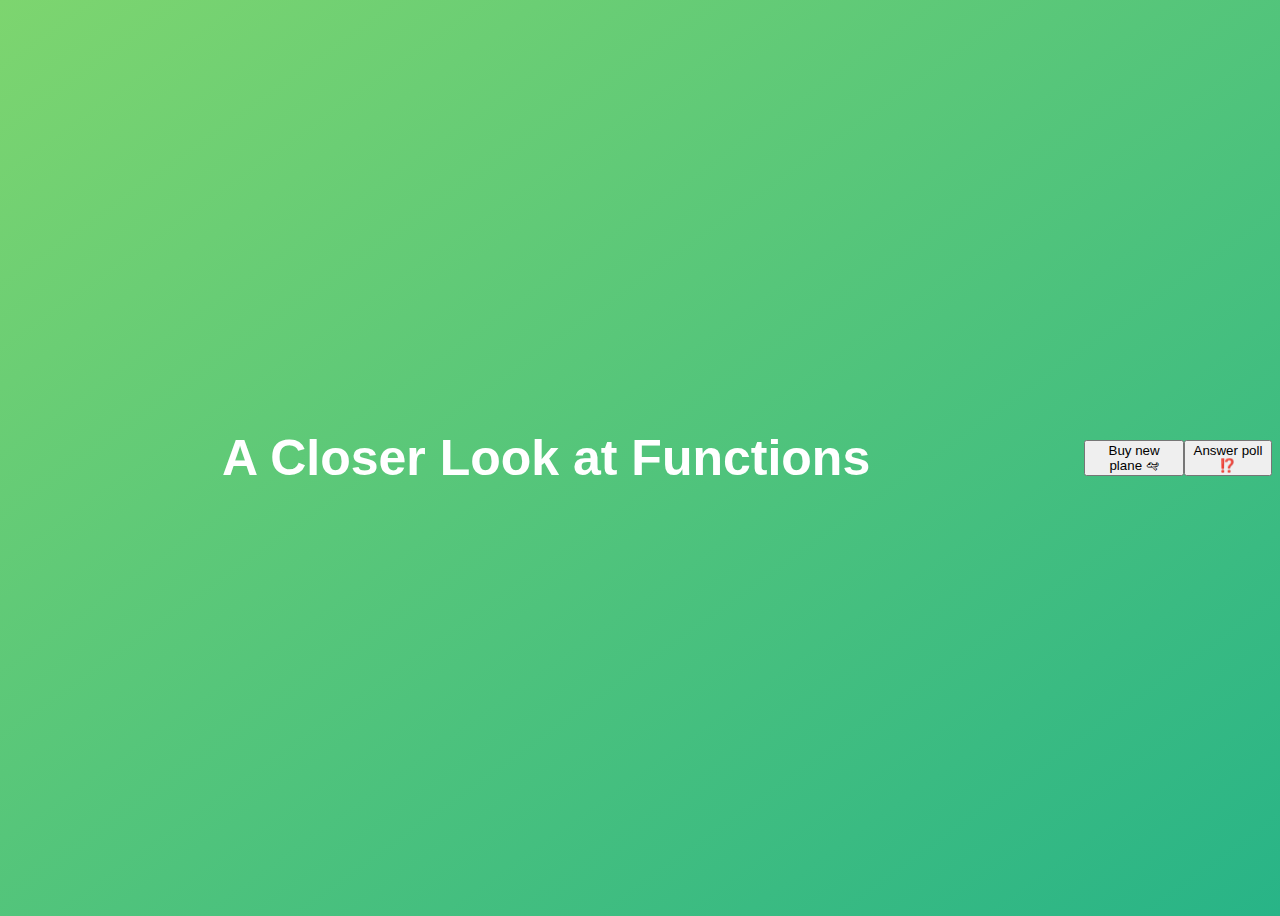
<file: 10-data-structures-modern-operators-and-strings/index.html>
<!DOCTYPE html>
<html lang="en">
  <head>
    <meta charset="UTF-8" />
    <meta name="viewport" content="width=device-width, initial-scale=1.0" />
    <meta http-equiv="X-UA-Compatible" content="ie=edge" />
    <title>A Closer Look at Functions</title>
    <style>
      body {
        height: 100vh;
        display: flex;
        align-items: center;
        background: linear-gradient(to top left, #28b487, #7dd56f);
      }

      h1 {
        font-family: sans-serif;
        font-size: 50px;
        line-height: 1.3;
        width: 100%;
        padding: 30px;
        text-align: center;
        color: white;
      }
    </style>
  </head>

  <body>
    <h1>A Closer Look at Functions</h1>
    <button class="buy">Buy new plane 🛩</button>
    <button class="poll">Answer poll ⁉️</button>
    <script src="script.js"></script>
  </body>
</html>
</file>
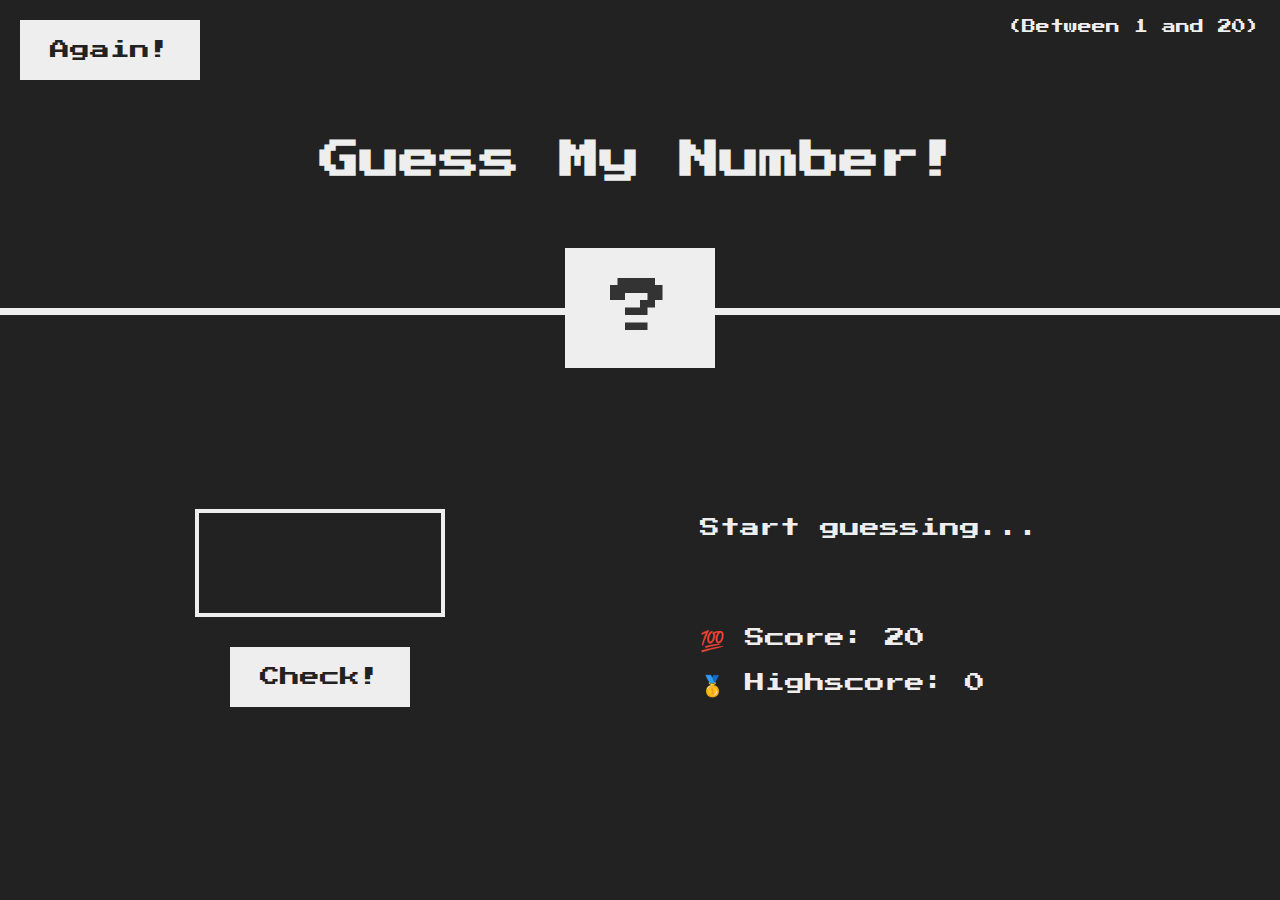
<file: 07-javascript-in-the-browser-dom-and-events-fundamentals/01-guess-my-number/index.html>
<!DOCTYPE html>
<html lang="en">
  <head>
    <meta charset="UTF-8" />
    <meta name="viewport" content="width=device-width, initial-scale=1.0" />
    <meta http-equiv="X-UA-Compatible" content="ie=edge" />
    <link rel="stylesheet" href="style.css" />
    <title>Guess My Number!</title>
  </head>
  <body>
    <header>
      <h1>Guess My Number!</h1>
      <p class="between">(Between 1 and 20)</p>
      <button class="btn again">Again!</button>
      <div class="number">?</div>
    </header>
    <main>
      <section class="left">
        <input type="number" class="guess" />
        <button class="btn check">Check!</button>
      </section>
      <section class="right">
        <p class="message">Start guessing...</p>
        <p class="label-score">💯 Score: <span class="score">20</span></p>
        <p class="label-highscore">
          🥇 Highscore: <span class="highscore">0</span>
        </p>
      </section>
    </main>
    <script src="script.js"></script>
  </body>
</html>
</file>
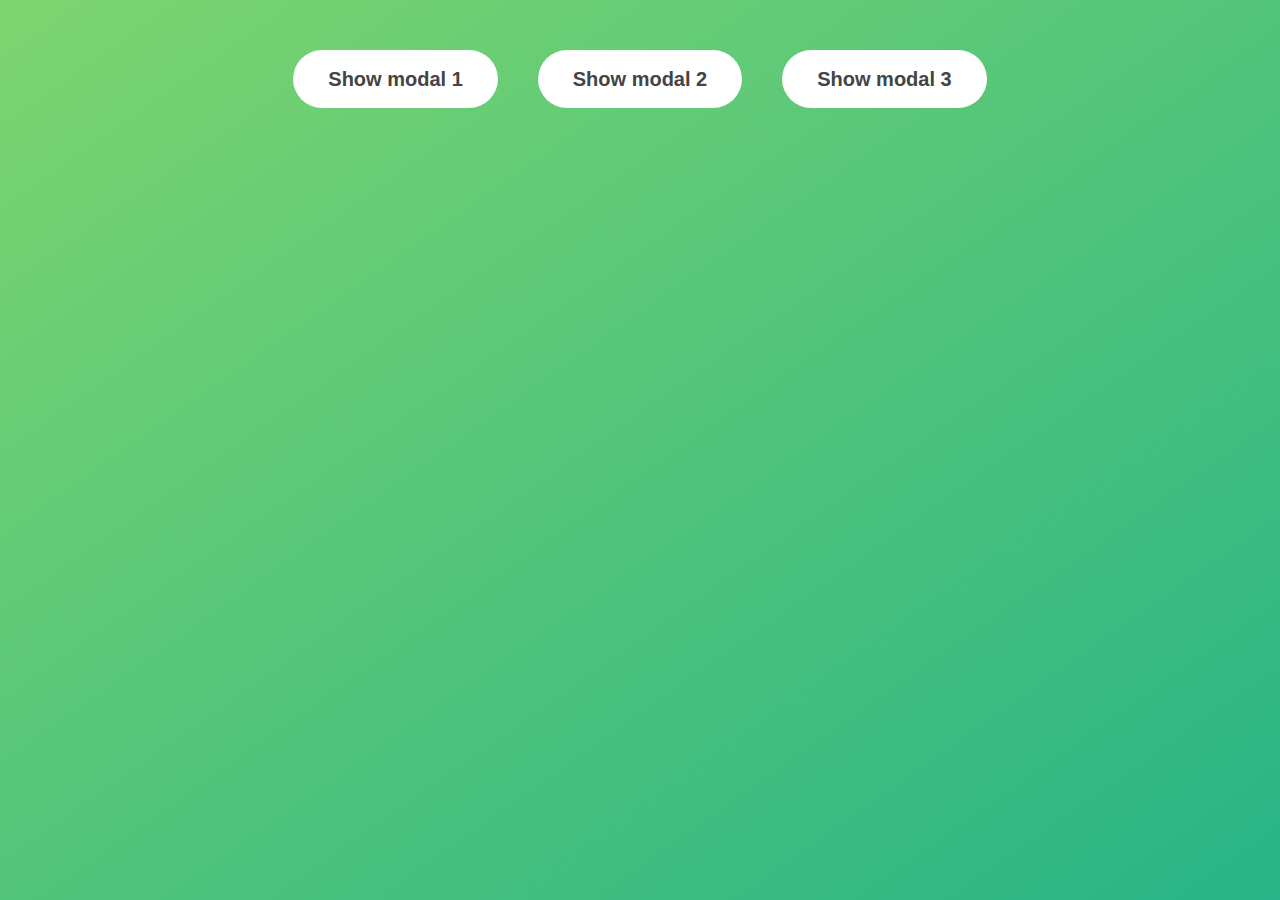
<file: 07-javascript-in-the-browser-dom-and-events-fundamentals/02-modal/index.html>
<!DOCTYPE html>
<html lang="en">
  <head>
    <meta charset="UTF-8" />
    <meta name="viewport" content="width=device-width, initial-scale=1.0" />
    <meta http-equiv="X-UA-Compatible" content="ie=edge" />
    <link rel="stylesheet" href="style.css" />
    <title>Modal window</title>
  </head>
  <body>
    <button class="show-modal">Show modal 1</button>
    <button class="show-modal">Show modal 2</button>
    <button class="show-modal">Show modal 3</button>

    <div class="modal hidden">
      <button class="close-modal">&times;</button>
      <h1>I'm a modal window 😍</h1>
      <p>
        Lorem ipsum dolor sit amet, consectetur adipisicing elit, sed do eiusmod
        tempor incididunt ut labore et dolore magna aliqua. Ut enim ad minim
        veniam, quis nostrud exercitation ullamco laboris nisi ut aliquip ex ea
        commodo consequat. Duis aute irure dolor in reprehenderit in voluptate
        velit esse cillum dolore eu fugiat nulla pariatur. Excepteur sint
        occaecat cupidatat non proident, sunt in culpa qui officia deserunt
        mollit anim id est laborum.
      </p>
    </div>
    <div class="overlay hidden"></div>

    <script src="script.js"></script>
  </body>
</html>
</file>
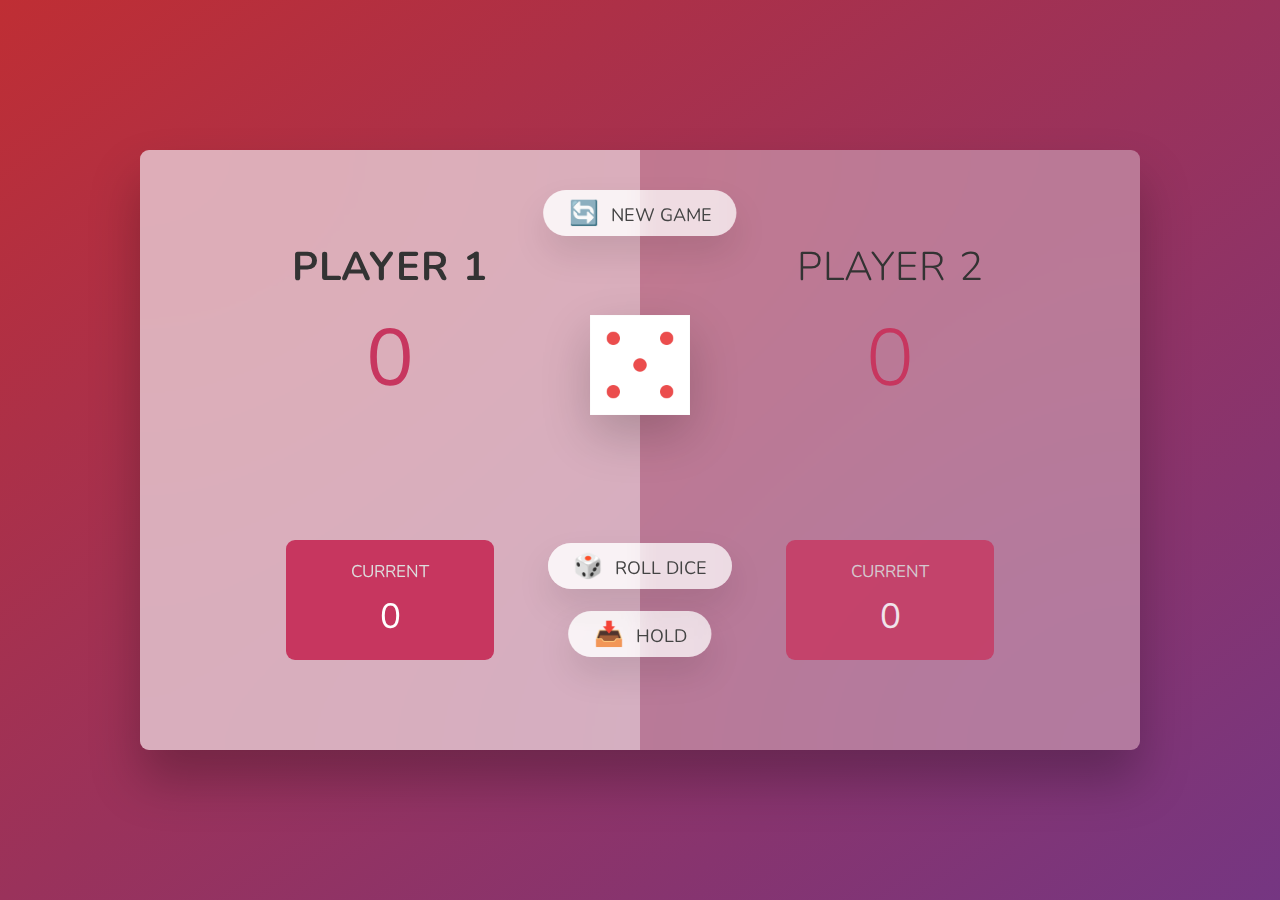
<file: 07-javascript-in-the-browser-dom-and-events-fundamentals/03-pig-game/index.html>
<!DOCTYPE html>
<html lang="en">
  <head>
    <meta charset="UTF-8" />
    <meta name="viewport" content="width=device-width, initial-scale=1.0" />
    <meta http-equiv="X-UA-Compatible" content="ie=edge" />
    <link rel="stylesheet" href="style.css" />
    <title>Pig Game</title>
  </head>
  <body>
    <main>
      <section class="player player--0 player--active">
        <h2 class="name" id="name--0">Player 1</h2>
        <p class="score" id="score--0">43</p>
        <div class="current">
          <p class="current-label">Current</p>
          <p class="current-score" id="current--0">0</p>
        </div>
      </section>
      <section class="player player--1">
        <h2 class="name" id="name--1">Player 2</h2>
        <p class="score" id="score--1">24</p>
        <div class="current">
          <p class="current-label">Current</p>
          <p class="current-score" id="current--1">0</p>
        </div>
      </section>

      <img src="dice-5.png" alt="Playing dice" class="dice" />
      <button class="btn btn--new">🔄 New game</button>
      <button class="btn btn--roll">🎲 Roll dice</button>
      <button class="btn btn--hold">📥 Hold</button>
    </main>
    <script src="script.js"></script>
  </body>
</html>
</file>
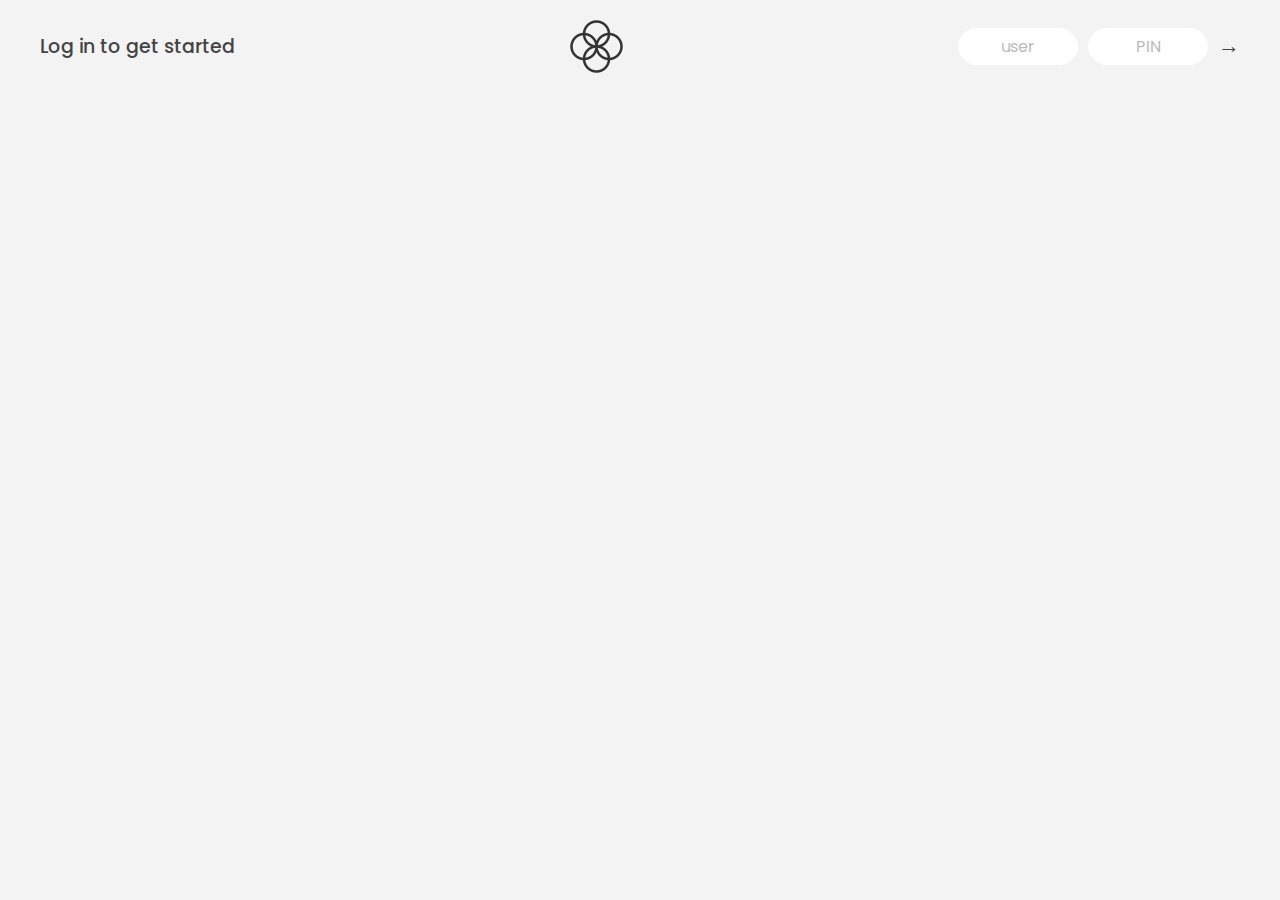
<file: 11-working-with-arrays/bankist/index.html>
<!DOCTYPE html>
<html lang="en">
  <head>
    <meta charset="UTF-8" />
    <meta name="viewport" content="width=device-width, initial-scale=1.0" />
    <meta http-equiv="X-UA-Compatible" content="ie=edge" />
    <link rel="shortcut icon" type="image/png" href="/icon.png" />

    <link
      href="https://fonts.googleapis.com/css?family=Poppins:400,500,600&display=swap"
      rel="stylesheet"
    />

    <link rel="stylesheet" href="style.css" />
    <title>Bankist</title>
  </head>
  <body>
    <!-- TOP NAVIGATION -->
    <nav>
      <p class="welcome">Log in to get started</p>
      <img src="logo.png" alt="Logo" class="logo" />
      <form class="login">
        <input
          type="text"
          placeholder="user"
          class="login__input login__input--user"
        />
        <!-- In practice, use type="password" -->
        <input
          type="text"
          placeholder="PIN"
          maxlength="4"
          class="login__input login__input--pin"
        />
        <button class="login__btn">&rarr;</button>
      </form>
    </nav>

    <main class="app">
      <!-- BALANCE -->
      <div class="balance">
        <div>
          <p class="balance__label">Current balance</p>
          <p class="balance__date">
            As of <span class="date">05/03/2037</span>
          </p>
        </div>
        <p class="balance__value">0000€</p>
      </div>

      <!-- MOVEMENTS -->
      <div class="movements">
        <div class="movements__row">
          <div class="movements__type movements__type--deposit">2 deposit</div>
          <div class="movements__date">3 days ago</div>
          <div class="movements__value">4 000€</div>
        </div>
        <div class="movements__row">
          <div class="movements__type movements__type--withdrawal">
            1 withdrawal
          </div>
          <div class="movements__date">24/01/2037</div>
          <div class="movements__value">-378€</div>
        </div>
      </div>

      <!-- SUMMARY -->
      <div class="summary">
        <p class="summary__label">In</p>
        <p class="summary__value summary__value--in">0000€</p>
        <p class="summary__label">Out</p>
        <p class="summary__value summary__value--out">0000€</p>
        <p class="summary__label">Interest</p>
        <p class="summary__value summary__value--interest">0000€</p>
        <button class="btn--sort">&downarrow; SORT</button>
      </div>

      <!-- OPERATION: TRANSFERS -->
      <div class="operation operation--transfer">
        <h2>Transfer money</h2>
        <form class="form form--transfer">
          <input type="text" class="form__input form__input--to" />
          <input type="number" class="form__input form__input--amount" />
          <button class="form__btn form__btn--transfer">&rarr;</button>
          <label class="form__label">Transfer to</label>
          <label class="form__label">Amount</label>
        </form>
      </div>

      <!-- OPERATION: LOAN -->
      <div class="operation operation--loan">
        <h2>Request loan</h2>
        <form class="form form--loan">
          <input type="number" class="form__input form__input--loan-amount" />
          <button class="form__btn form__btn--loan">&rarr;</button>
          <label class="form__label form__label--loan">Amount</label>
        </form>
      </div>

      <!-- OPERATION: CLOSE -->
      <div class="operation operation--close">
        <h2>Close account</h2>
        <form class="form form--close">
          <input type="text" class="form__input form__input--user" />
          <input
            type="password"
            maxlength="6"
            class="form__input form__input--pin"
          />
          <button class="form__btn form__btn--close">&rarr;</button>
          <label class="form__label">Confirm user</label>
          <label class="form__label">Confirm PIN</label>
        </form>
      </div>

      <!-- LOGOUT TIMER -->
      <p class="logout-timer">
        You will be logged out in <span class="timer">05:00</span>
      </p>
    </main>

    <!-- <footer>
      &copy; by Jonas Schmedtmann. Don't claim as your own :)
    </footer> -->

    <script src="script.js"></script>
  </body>
</html>
</file>
<file: 07-javascript-in-the-browser-dom-and-events-fundamentals/01-guess-my-number/style.css>
@import url('https://fonts.googleapis.com/css?family=Press+Start+2P&display=swap');

* {
  margin: 0;
  padding: 0;
  box-sizing: inherit;
}

html {
  font-size: 62.5%;
  box-sizing: border-box;
}

body {
  font-family: 'Press Start 2P', sans-serif;
  color: #eee;
  background-color: #222;
  /* background-color: #60b347; */
}

header {
  position: relative;
  height: 35vh;
  border-bottom: 7px solid #eee;
}

main {
  height: 65vh;
  color: #eee;
  display: flex;
  align-items: center;
  justify-content: space-around;
}

.left {
  width: 52rem;
  display: flex;
  flex-direction: column;
  align-items: center;
}

.right {
  width: 52rem;
  font-size: 2rem;
}

h1 {
  font-size: 4rem;
  text-align: center;
  position: absolute;
  width: 100%;
  top: 52%;
  left: 50%;
  transform: translate(-50%, -50%);
}

.number {
  background: #eee;
  color: #333;
  font-size: 6rem;
  width: 15rem;
  padding: 3rem 0rem;
  text-align: center;
  position: absolute;
  bottom: 0;
  left: 50%;
  transform: translate(-50%, 50%);
}

.between {
  font-size: 1.4rem;
  position: absolute;
  top: 2rem;
  right: 2rem;
}

.again {
  position: absolute;
  top: 2rem;
  left: 2rem;
}

.guess {
  background: none;
  border: 4px solid #eee;
  font-family: inherit;
  color: inherit;
  font-size: 5rem;
  padding: 2.5rem;
  width: 25rem;
  text-align: center;
  display: block;
  margin-bottom: 3rem;
}

.btn {
  border: none;
  background-color: #eee;
  color: #222;
  font-size: 2rem;
  font-family: inherit;
  padding: 2rem 3rem;
  cursor: pointer;
}

.btn:hover {
  background-color: #ccc;
}

.message {
  margin-bottom: 8rem;
  height: 3rem;
}

.label-score {
  margin-bottom: 2rem;
}
</file>
<file: 07-javascript-in-the-browser-dom-and-events-fundamentals/02-modal/style.css>
* {
  margin: 0;
  padding: 0;
  box-sizing: inherit;
}

html {
  font-size: 62.5%;
  box-sizing: border-box;
}

body {
  font-family: sans-serif;
  color: #333;
  line-height: 1.5;
  height: 100vh;
  position: relative;
  display: flex;
  align-items: flex-start;
  justify-content: center;
  background: linear-gradient(to top left, #28b487, #7dd56f);
}

.show-modal {
  font-size: 2rem;
  font-weight: 600;
  padding: 1.75rem 3.5rem;
  margin: 5rem 2rem;
  border: none;
  background-color: #fff;
  color: #444;
  border-radius: 10rem;
  cursor: pointer;
}

.close-modal {
  position: absolute;
  top: 1.2rem;
  right: 2rem;
  font-size: 5rem;
  color: #333;
  cursor: pointer;
  border: none;
  background: none;
}

h1 {
  font-size: 2.5rem;
  margin-bottom: 2rem;
}

p {
  font-size: 1.8rem;
}

.hidden {
  display: none;
}

.modal {
  position: absolute;
  top: 50%;
  left: 50%;
  transform: translate(-50%, -50%);
  width: 70%;

  background-color: white;
  padding: 6rem;
  border-radius: 5px;
  box-shadow: 0 3rem 5rem rgba(0, 0, 0, 0.3);
  z-index: 10;
}

.overlay {
  position: absolute;
  top: 0;
  left: 0;
  width: 100%;
  height: 100%;
  background-color: rgba(0, 0, 0, 0.6);
  backdrop-filter: blur(3px);
  z-index: 5;
}
</file>
<file: 07-javascript-in-the-browser-dom-and-events-fundamentals/03-pig-game/style.css>
@import url('https://fonts.googleapis.com/css2?family=Nunito&display=swap');

* {
  margin: 0;
  padding: 0;
  box-sizing: inherit;
}

html {
  font-size: 62.5%;
  box-sizing: border-box;
}

body {
  font-family: 'Nunito', sans-serif;
  font-weight: 400;
  height: 100vh;
  color: #333;
  background-image: linear-gradient(to top left, #753682 0%, #bf2e34 100%);
  display: flex;
  align-items: center;
  justify-content: center;
}

main {
  position: relative;
  width: 100rem;
  height: 60rem;
  background-color: rgba(255, 255, 255, 0.35);
  backdrop-filter: blur(200px);
  filter: blur();
  box-shadow: 0 3rem 5rem rgba(0, 0, 0, 0.25);
  border-radius: 9px;
  overflow: hidden;
  display: flex;
}

.player {
  flex: 50%;
  padding: 9rem;
  display: flex;
  flex-direction: column;
  align-items: center;
  transition: all 0.75s;
}

.name {
  position: relative;
  font-size: 4rem;
  text-transform: uppercase;
  letter-spacing: 1px;
  word-spacing: 2px;
  font-weight: 300;
  margin-bottom: 1rem;
}

.score {
  font-size: 8rem;
  font-weight: 300;
  color: #c7365f;
  margin-bottom: auto;
}

.player--active {
  background-color: rgba(255, 255, 255, 0.4);
}

.player--active .name {
  font-weight: 700;
}

.player--active .score {
  font-weight: 400;
}

.player--active .current {
  opacity: 1;
}

.current {
  background-color: #c7365f;
  opacity: 0.8;
  border-radius: 9px;
  color: #fff;
  width: 65%;
  padding: 2rem;
  text-align: center;
  transition: all 0.75s;
}

.current-label {
  text-transform: uppercase;
  margin-bottom: 1rem;
  font-size: 1.7rem;
  color: #ddd;
}

.current-score {
  font-size: 3.5rem;
}

.btn {
  position: absolute;
  left: 50%;
  transform: translateX(-50%);
  color: #444;
  background: none;
  border: none;
  font-family: inherit;
  font-size: 1.8rem;
  text-transform: uppercase;
  cursor: pointer;
  font-weight: 400;
  transition: all 0.2s;
  background-color: white;
  background-color: rgba(255, 255, 255, 0.6);
  backdrop-filter: blur(10px);
  padding: 0.7rem 2.5rem;
  border-radius: 50rem;
  box-shadow: 0 1.75rem 3.5rem rgba(0, 0, 0, 0.1);
}

.btn::first-letter {
  font-size: 2.4rem;
  display: inline-block;
  margin-right: 0.7rem;
}

.btn--new {
  top: 4rem;
}

.btn--roll {
  top: 39.3rem;
}

.btn--hold {
  top: 46.1rem;
}

.btn:active {
  transform: translate(-50%, 3px);
  box-shadow: 0 1rem 2rem rgba(0, 0, 0, 0.15);
}

.btn:focus {
  outline: none;
}

.dice {
  position: absolute;
  left: 50%;
  top: 16.5rem;
  transform: translateX(-50%);
  height: 10rem;
  box-shadow: 0 2rem 5rem rgba(0, 0, 0, 0.2);
}

.player--winner {
  background-color: #2f2f2f;
}

.player--winner .name {
  font-weight: 700;
  color: #c7365f;
}
</file>
<file: 11-working-with-arrays/bankist/style.css>
* {
  margin: 0;
  padding: 0;
  box-sizing: inherit;
}

html {
  font-size: 62.5%;
  box-sizing: border-box;
}

body {
  font-family: "Poppins", sans-serif;
  color: #444;
  background-color: #f3f3f3;
  height: 100vh;
  padding: 2rem;
}

nav {
  display: flex;
  justify-content: space-between;
  align-items: center;
  padding: 0 2rem;
}

.welcome {
  font-size: 1.9rem;
  font-weight: 500;
}

.logo {
  height: 5.25rem;
}

.login {
  display: flex;
}

.login__input {
  border: none;
  padding: 0.5rem 2rem;
  font-size: 1.6rem;
  font-family: inherit;
  text-align: center;
  width: 12rem;
  border-radius: 10rem;
  margin-right: 1rem;
  color: inherit;
  border: 1px solid #fff;
  transition: all 0.3s;
}

.login__input:focus {
  outline: none;
  border: 1px solid #ccc;
}

.login__input::placeholder {
  color: #bbb;
}

.login__btn {
  border: none;
  background: none;
  font-size: 2.2rem;
  color: inherit;
  cursor: pointer;
  transition: all 0.3s;
}

.login__btn:hover,
.login__btn:focus,
.btn--sort:hover,
.btn--sort:focus {
  outline: none;
  color: #777;
}

.app {
  position: relative;
  max-width: 100rem;
  margin: 4rem auto;
  display: grid;
  grid-template-columns: 4fr 3fr;
  grid-template-rows: auto repeat(3, 15rem) auto;
  gap: 2rem;
  opacity: 0;
  transition: all 1s;
}

.balance {
  grid-column: 1 / span 2;
  display: flex;
  align-items: flex-end;
  justify-content: space-between;
  margin-bottom: 2rem;
}

.balance__label {
  font-size: 2.2rem;
  font-weight: 500;
  margin-bottom: -0.2rem;
}

.balance__date {
  font-size: 1.4rem;
  color: #888;
}

.balance__value {
  font-size: 4.5rem;
  font-weight: 400;
}

.movements {
  grid-row: 2 / span 3;
  background-color: #fff;
  border-radius: 1rem;
  overflow: scroll;
}

.movements__row {
  padding: 2.25rem 4rem;
  display: flex;
  align-items: center;
  border-bottom: 1px solid #eee;
}

.movements__type {
  font-size: 1.1rem;
  text-transform: uppercase;
  font-weight: 500;
  color: #fff;
  padding: 0.1rem 1rem;
  border-radius: 10rem;
  margin-right: 2rem;
}

.movements__date {
  font-size: 1.1rem;
  text-transform: uppercase;
  font-weight: 500;
  color: #666;
}

.movements__type--deposit {
  background-image: linear-gradient(to top left, #39b385, #9be15d);
}

.movements__type--withdrawal {
  background-image: linear-gradient(to top left, #e52a5a, #ff585f);
}

.movements__value {
  font-size: 1.7rem;
  margin-left: auto;
}

.summary {
  grid-row: 5 / 6;
  display: flex;
  align-items: baseline;
  padding: 0 0.3rem;
  margin-top: 1rem;
}

.summary__label {
  font-size: 1.2rem;
  font-weight: 500;
  text-transform: uppercase;
  margin-right: 0.8rem;
}

.summary__value {
  font-size: 2.2rem;
  margin-right: 2.5rem;
}

.summary__value--in,
.summary__value--interest {
  color: #66c873;
}

.summary__value--out {
  color: #f5465d;
}

.btn--sort {
  margin-left: auto;
  border: none;
  background: none;
  font-size: 1.3rem;
  font-weight: 500;
  cursor: pointer;
}

.operation {
  border-radius: 1rem;
  padding: 3rem 4rem;
  color: #333;
}

.operation--transfer {
  background-image: linear-gradient(to top left, #ffb003, #ffcb03);
}

.operation--loan {
  background-image: linear-gradient(to top left, #39b385, #9be15d);
}

.operation--close {
  background-image: linear-gradient(to top left, #e52a5a, #ff585f);
}

h2 {
  margin-bottom: 1.5rem;
  font-size: 1.7rem;
  font-weight: 600;
  color: #333;
}

.form {
  display: grid;
  grid-template-columns: 2.5fr 2.5fr 1fr;
  grid-template-rows: auto auto;
  gap: 0.4rem 1rem;
}

.form.form--loan {
  grid-template-columns: 2.5fr 1fr 2.5fr;
}

.form__label--loan {
  grid-row: 2;
}

.form__input {
  width: 100%;
  border: none;
  background-color: rgba(255, 255, 255, 0.4);
  font-family: inherit;
  font-size: 1.5rem;
  text-align: center;
  color: #333;
  padding: 0.3rem 1rem;
  border-radius: 0.7rem;
  transition: all 0.3s;
}

.form__input:focus {
  outline: none;
  background-color: rgba(255, 255, 255, 0.6);
}

.form__label {
  font-size: 1.3rem;
  text-align: center;
}

.form__btn {
  border: none;
  border-radius: 0.7rem;
  font-size: 1.8rem;
  background-color: #fff;
  cursor: pointer;
  transition: all 0.3s;
}

.form__btn:focus {
  outline: none;
  background-color: rgba(255, 255, 255, 0.8);
}

.logout-timer {
  padding: 0 0.3rem;
  margin-top: 1.9rem;
  text-align: right;
  font-size: 1.25rem;
}

.timer {
  font-weight: 600;
}
</file>
